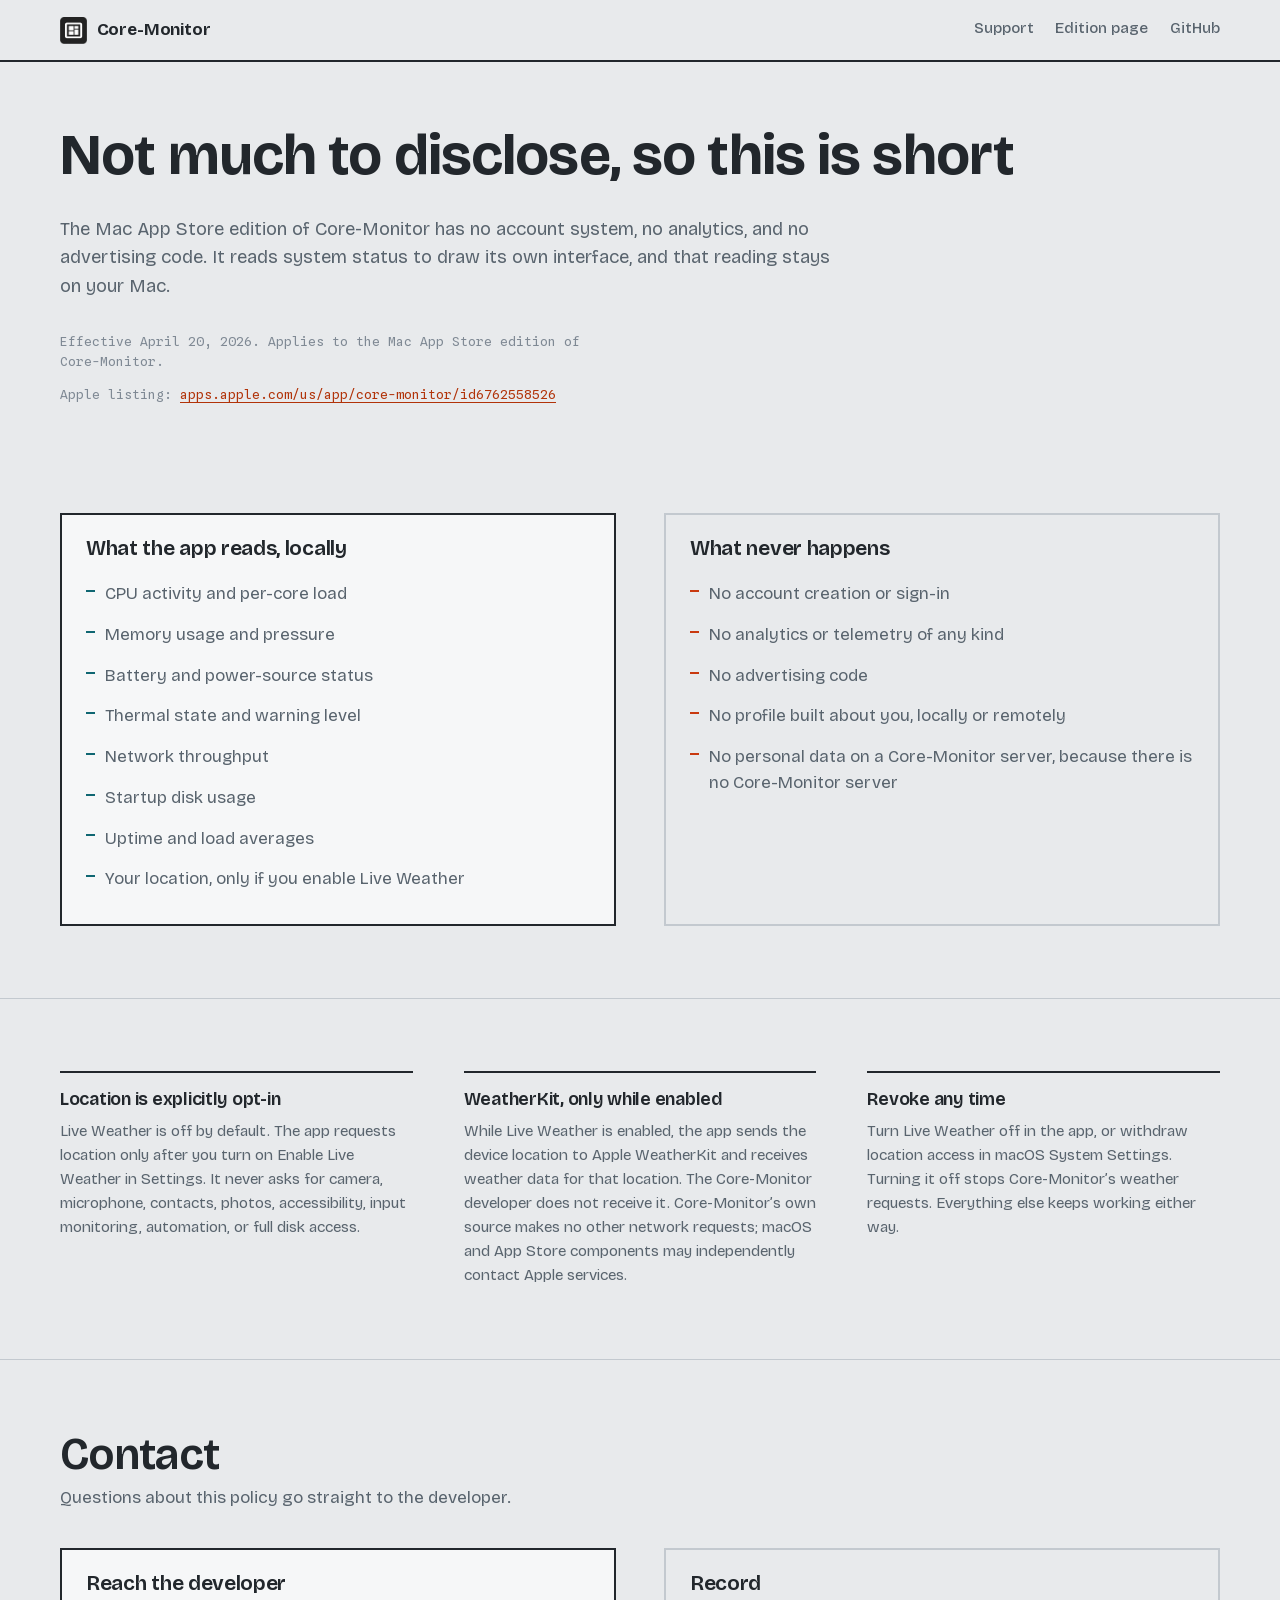
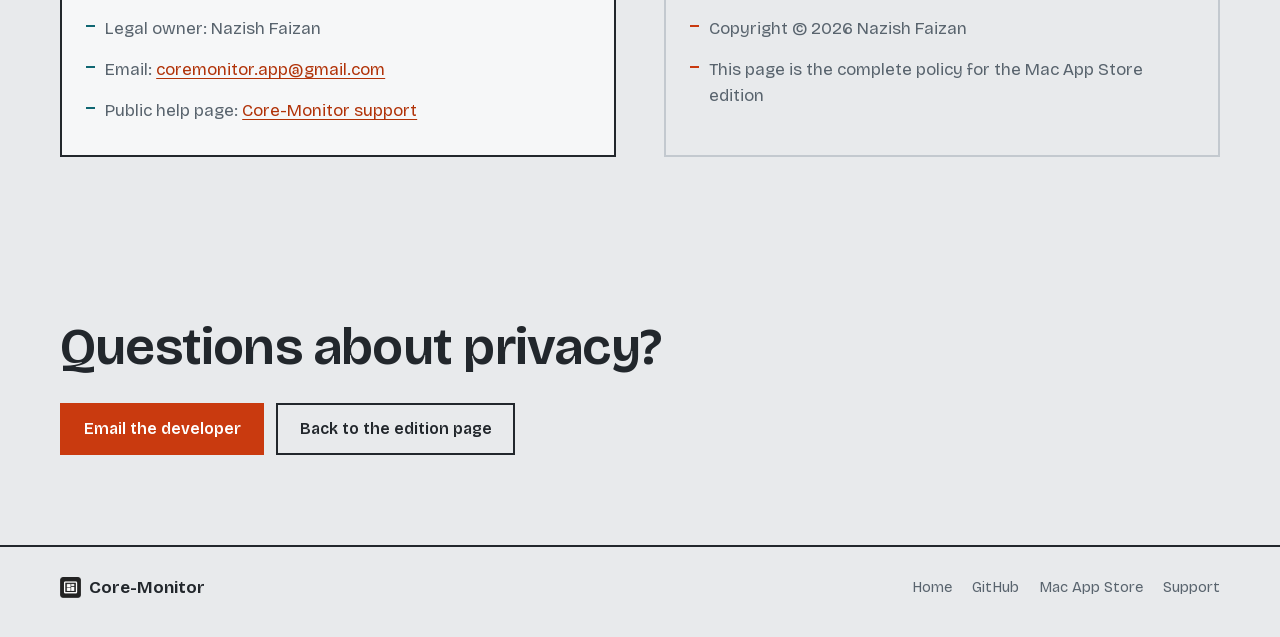
<file: docs/Mac-App-Store/privacy/index.html>
<!doctype html>
<html lang="en">
<head>
  <meta charset="utf-8">
  <meta name="viewport" content="width=device-width, initial-scale=1">
  <meta name="color-scheme" content="light dark">
  <title>Privacy Policy | Core-Monitor Mac App Store Edition</title>
  <meta name="description" content="Privacy policy for the Mac App Store edition of Core-Monitor. No account, no analytics, no advertising code. Location is used only for optional local weather.">
  <meta name="application-name" content="Core-Monitor">
  <meta name="apple-mobile-web-app-title" content="Core-Monitor">
  <meta name="robots" content="index,follow,max-image-preview:large">
  <meta name="theme-color" content="#e8eaec" media="(prefers-color-scheme: light)">
  <meta name="theme-color" content="#16191c" media="(prefers-color-scheme: dark)">
  <link rel="canonical" href="https://offyotto.github.io/Core-Monitor/Mac-App-Store/privacy/">
  <link rel="icon" href="../../favicon.ico?v=6" sizes="any">
  <link rel="icon" type="image/png" sizes="512x512" href="../../images/site/core-monitor-logo.png?v=6">
  <link rel="apple-touch-icon" href="../../images/site/core-monitor-logo.png?v=6">
  <meta property="og:site_name" content="Core-Monitor">
  <meta property="og:type" content="website">
  <meta property="og:title" content="Privacy Policy | Core-Monitor Mac App Store Edition">
  <meta property="og:description" content="No account, no analytics, no advertising code. Location is used only for optional local weather.">
  <meta property="og:url" content="https://offyotto.github.io/Core-Monitor/Mac-App-Store/privacy/">
  <meta property="og:image" content="https://offyotto.github.io/Core-Monitor/images/ui/mac-app-store/app-store-dashboard.png">
  <meta property="og:image:alt" content="Core-Monitor Mac App Store edition dashboard screenshot.">
  <meta name="twitter:card" content="summary_large_image">
  <meta name="twitter:title" content="Privacy Policy | Core-Monitor Mac App Store Edition">
  <meta name="twitter:description" content="Privacy policy for Core-Monitor on the Mac App Store.">
  <meta name="twitter:image" content="https://offyotto.github.io/Core-Monitor/images/ui/mac-app-store/app-store-dashboard.png">
  <link rel="preload" as="font" type="font/woff2" href="../../fonts/bricolage-grotesque-latin.woff2" crossorigin>
  <link rel="stylesheet" href="../../styles.css?v=20">
</head>
<body>
  <a class="skiplink" href="#main">Skip to content</a>

  <header class="topbar">
    <div class="shell topbar-inner">
      <a class="wordmark" href="../">
        <img src="../../images/site/core-monitor-logo.png?v=6" alt="" width="27" height="27">
        Core-Monitor
      </a>
      <nav class="site-menu" aria-label="Pages">
        <a href="../support/">Support</a>
        <a href="../">Edition page</a>
        <a href="https://github.com/offyotto/Core-Monitor">GitHub</a>
      </nav>
    </div>
  </header>

  <main id="main">
    <section class="shell page-lede">
      <h1>Not much to disclose, so this is short</h1>
      <p class="lede-sub">The Mac App Store edition of Core-Monitor has no account system, no analytics, and no advertising code. It reads system status to draw its own interface, and that reading stays on your Mac.</p>
      <p class="meta-line">Effective April 20, 2026. Applies to the Mac App Store edition of Core-Monitor.</p>
      <p class="meta-line">Apple listing: <a href="https://apps.apple.com/us/app/core-monitor/id6762558526?mt=12">apps.apple.com/us/app/core-monitor/id6762558526</a></p>
    </section>

    <section class="band">
      <div class="shell duo">
        <div class="tally">
          <h3>What the app reads, locally</h3>
          <ul>
            <li>CPU activity and per-core load</li>
            <li>Memory usage and pressure</li>
            <li>Battery and power-source status</li>
            <li>Thermal state and warning level</li>
            <li>Network throughput</li>
            <li>Startup disk usage</li>
            <li>Uptime and load averages</li>
            <li>Your location, only if you enable Live Weather</li>
          </ul>
        </div>
        <div class="tally is-out">
          <h3>What never happens</h3>
          <ul>
            <li>No account creation or sign-in</li>
            <li>No analytics or telemetry of any kind</li>
            <li>No advertising code</li>
            <li>No profile built about you, locally or remotely</li>
            <li>No personal data on a Core-Monitor server, because there is no Core-Monitor server</li>
          </ul>
        </div>
      </div>
    </section>

    <section class="band">
      <div class="shell trio">
        <article>
          <h3>Location is explicitly opt-in</h3>
          <p>Live Weather is off by default. The app requests location only after you turn on Enable Live Weather in Settings. It never asks for camera, microphone, contacts, photos, accessibility, input monitoring, automation, or full disk access.</p>
        </article>
        <article>
          <h3>WeatherKit, only while enabled</h3>
          <p>While Live Weather is enabled, the app sends the device location to Apple WeatherKit and receives weather data for that location. The Core-Monitor developer does not receive it. Core-Monitor&rsquo;s own source makes no other network requests; macOS and App Store components may independently contact Apple services.</p>
        </article>
        <article>
          <h3>Revoke any time</h3>
          <p>Turn Live Weather off in the app, or withdraw location access in macOS System Settings. Turning it off stops Core-Monitor&rsquo;s weather requests. Everything else keeps working either way.</p>
        </article>
      </div>
    </section>

    <section class="band">
      <div class="shell">
        <div class="band-head">
          <h2>Contact</h2>
          <p>Questions about this policy go straight to the developer.</p>
        </div>
        <div class="duo">
          <div class="tally">
            <h3>Reach the developer</h3>
            <ul>
              <li>Legal owner: Nazish Faizan</li>
              <li>Email: <a href="mailto:coremonitor.app@gmail.com">coremonitor.app@gmail.com</a></li>
              <li>Public help page: <a href="../support/">Core-Monitor support</a></li>
            </ul>
          </div>
          <div class="tally is-out">
            <h3>Record</h3>
            <ul>
              <li>Copyright &copy; 2026 Nazish Faizan</li>
              <li>This page is the complete policy for the Mac App Store edition</li>
            </ul>
          </div>
        </div>
      </div>
    </section>

    <section class="coda">
      <div class="shell">
        <h2>Questions about privacy?</h2>
        <div class="action-row">
          <a class="act act-heat" href="mailto:coremonitor.app@gmail.com">Email the developer</a>
          <a class="act act-line" href="../">Back to the edition page</a>
        </div>
      </div>
    </section>
  </main>

  <footer class="basefoot">
    <div class="shell basefoot-row">
      <p class="basefoot-brand"><img src="../../images/site/core-monitor-logo.png?v=6" alt="" width="21" height="21">Core-Monitor</p>
      <nav class="basefoot-nav" aria-label="Footer">
        <a href="../../">Home</a>
        <a href="https://github.com/offyotto/Core-Monitor">GitHub</a>
        <a href="../">Mac App Store</a>
        <a href="../support/">Support</a>
      </nav>
    </div>
  </footer>
</body>
</html>
</file>
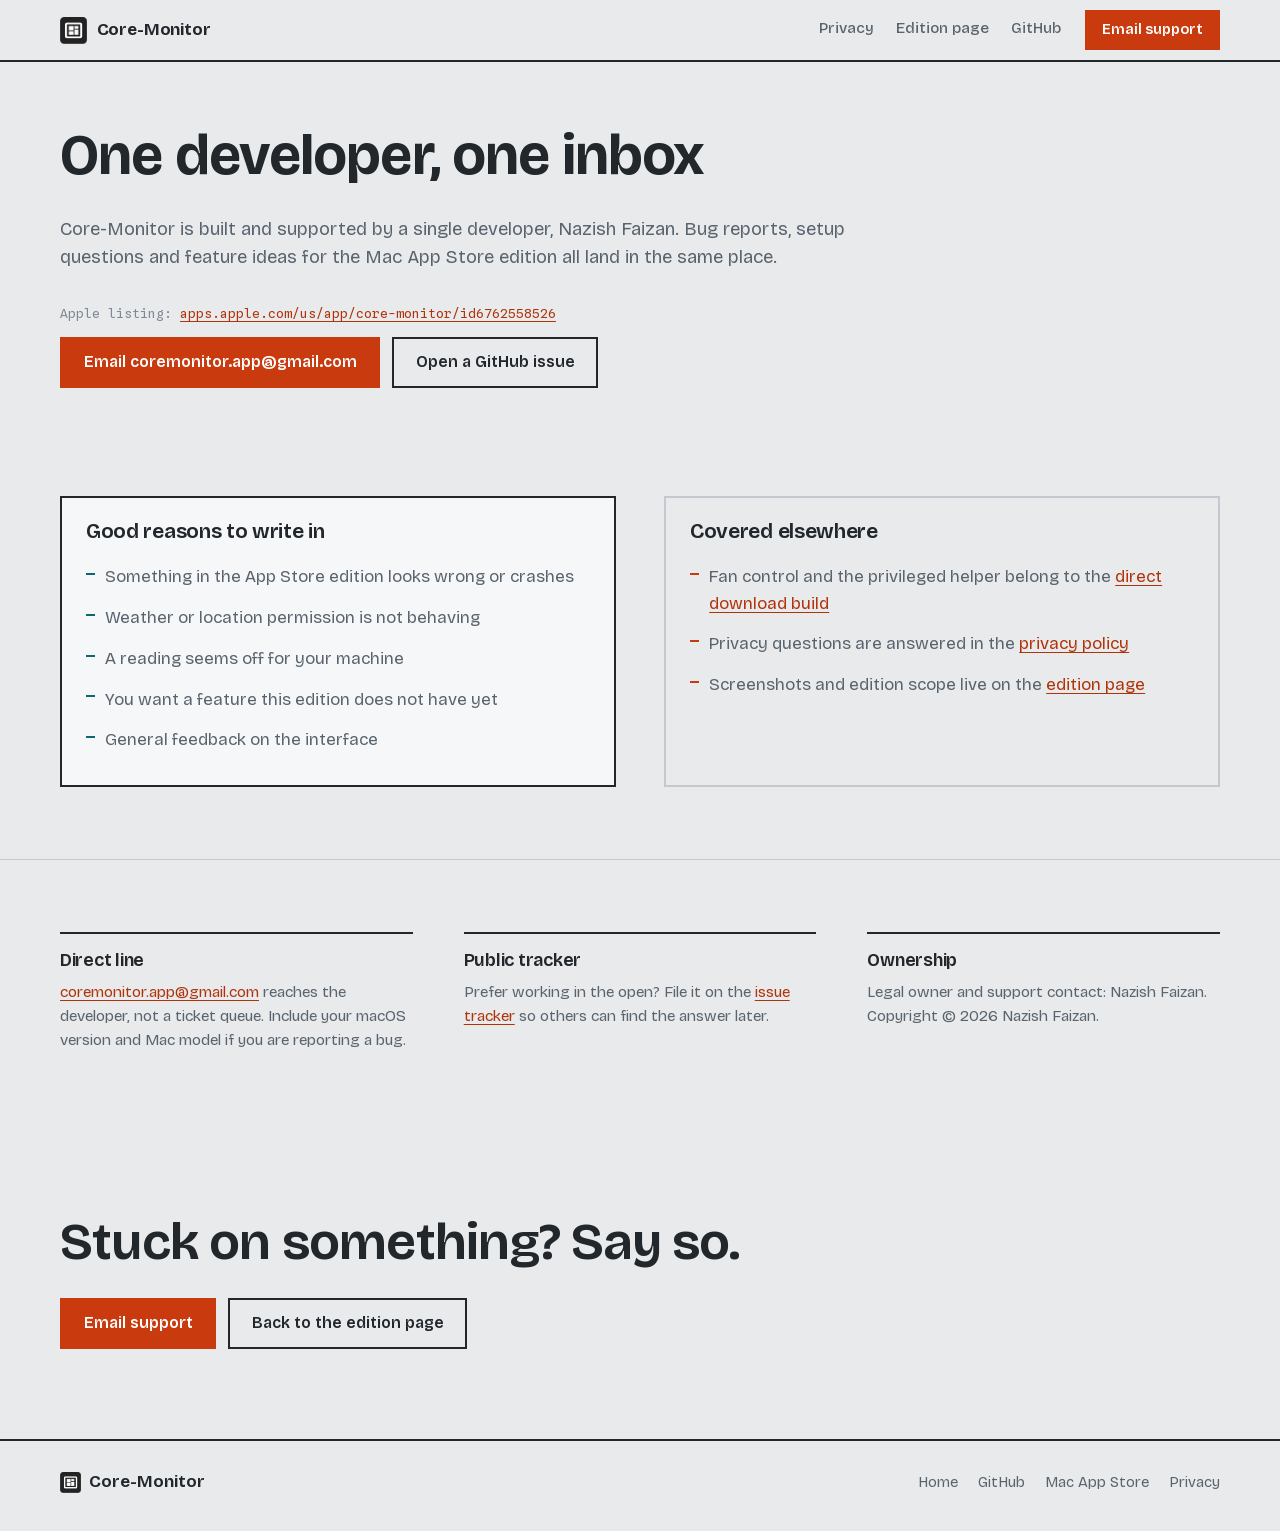
<file: docs/Mac-App-Store/support/index.html>
<!doctype html>
<html lang="en">
<head>
  <meta charset="utf-8">
  <meta name="viewport" content="width=device-width, initial-scale=1">
  <meta name="color-scheme" content="light dark">
  <title>Support | Core-Monitor Mac App Store Edition</title>
  <meta name="description" content="Support for the Mac App Store edition of Core-Monitor. Email the developer directly or open an issue on GitHub for bugs, questions and feature requests.">
  <meta name="application-name" content="Core-Monitor">
  <meta name="apple-mobile-web-app-title" content="Core-Monitor">
  <meta name="robots" content="index,follow,max-image-preview:large">
  <meta name="theme-color" content="#e8eaec" media="(prefers-color-scheme: light)">
  <meta name="theme-color" content="#16191c" media="(prefers-color-scheme: dark)">
  <link rel="canonical" href="https://offyotto.github.io/Core-Monitor/Mac-App-Store/support/">
  <link rel="icon" href="../../favicon.ico?v=6" sizes="any">
  <link rel="icon" type="image/png" sizes="512x512" href="../../images/site/core-monitor-logo.png?v=6">
  <link rel="apple-touch-icon" href="../../images/site/core-monitor-logo.png?v=6">
  <meta property="og:site_name" content="Core-Monitor">
  <meta property="og:type" content="website">
  <meta property="og:title" content="Support | Core-Monitor Mac App Store Edition">
  <meta property="og:description" content="Email the developer directly or open a GitHub issue for the Mac App Store edition of Core-Monitor.">
  <meta property="og:url" content="https://offyotto.github.io/Core-Monitor/Mac-App-Store/support/">
  <meta property="og:image" content="https://offyotto.github.io/Core-Monitor/images/ui/mac-app-store/app-store-dashboard.png">
  <meta property="og:image:alt" content="Core-Monitor Mac App Store edition dashboard screenshot.">
  <meta name="twitter:card" content="summary_large_image">
  <meta name="twitter:title" content="Support | Core-Monitor Mac App Store Edition">
  <meta name="twitter:description" content="Support for Core-Monitor on the Mac App Store.">
  <meta name="twitter:image" content="https://offyotto.github.io/Core-Monitor/images/ui/mac-app-store/app-store-dashboard.png">
  <link rel="preload" as="font" type="font/woff2" href="../../fonts/bricolage-grotesque-latin.woff2" crossorigin>
  <link rel="stylesheet" href="../../styles.css?v=20">
</head>
<body>
  <a class="skiplink" href="#main">Skip to content</a>

  <header class="topbar">
    <div class="shell topbar-inner">
      <a class="wordmark" href="../">
        <img src="../../images/site/core-monitor-logo.png?v=6" alt="" width="27" height="27">
        Core-Monitor
      </a>
      <nav class="site-menu" aria-label="Pages">
        <a href="../privacy/">Privacy</a>
        <a href="../">Edition page</a>
        <a href="https://github.com/offyotto/Core-Monitor">GitHub</a>
      </nav>
      <a class="act act-heat act-sm" href="mailto:coremonitor.app@gmail.com">Email support</a>
    </div>
  </header>

  <main id="main">
    <section class="shell page-lede">
      <h1>One developer, one inbox</h1>
      <p class="lede-sub">Core-Monitor is built and supported by a single developer, Nazish Faizan. Bug reports, setup questions and feature ideas for the Mac App Store edition all land in the same place.</p>
      <p class="meta-line">Apple listing: <a href="https://apps.apple.com/us/app/core-monitor/id6762558526?mt=12">apps.apple.com/us/app/core-monitor/id6762558526</a></p>
      <div class="action-row">
        <a class="act act-heat" href="mailto:coremonitor.app@gmail.com">Email coremonitor.app@gmail.com</a>
        <a class="act act-line" href="https://github.com/offyotto/core-monitor-app-store/issues">Open a GitHub issue</a>
      </div>
    </section>

    <section class="band">
      <div class="shell duo">
        <div class="tally">
          <h3>Good reasons to write in</h3>
          <ul>
            <li>Something in the App Store edition looks wrong or crashes</li>
            <li>Weather or location permission is not behaving</li>
            <li>A reading seems off for your machine</li>
            <li>You want a feature this edition does not have yet</li>
            <li>General feedback on the interface</li>
          </ul>
        </div>
        <div class="tally is-out">
          <h3>Covered elsewhere</h3>
          <ul>
            <li>Fan control and the privileged helper belong to the <a href="../../">direct download build</a></li>
            <li>Privacy questions are answered in the <a href="../privacy/">privacy policy</a></li>
            <li>Screenshots and edition scope live on the <a href="../">edition page</a></li>
          </ul>
        </div>
      </div>
    </section>

    <section class="band">
      <div class="shell trio">
        <article>
          <h3>Direct line</h3>
          <p><a href="mailto:coremonitor.app@gmail.com">coremonitor.app@gmail.com</a> reaches the developer, not a ticket queue. Include your macOS version and Mac model if you are reporting a bug.</p>
        </article>
        <article>
          <h3>Public tracker</h3>
          <p>Prefer working in the open? File it on the <a href="https://github.com/offyotto/core-monitor-app-store/issues">issue tracker</a> so others can find the answer later.</p>
        </article>
        <article>
          <h3>Ownership</h3>
          <p>Legal owner and support contact: Nazish Faizan. Copyright &copy; 2026 Nazish Faizan.</p>
        </article>
      </div>
    </section>

    <section class="coda">
      <div class="shell">
        <h2>Stuck on something? Say so.</h2>
        <div class="action-row">
          <a class="act act-heat" href="mailto:coremonitor.app@gmail.com">Email support</a>
          <a class="act act-line" href="../">Back to the edition page</a>
        </div>
      </div>
    </section>
  </main>

  <footer class="basefoot">
    <div class="shell basefoot-row">
      <p class="basefoot-brand"><img src="../../images/site/core-monitor-logo.png?v=6" alt="" width="21" height="21">Core-Monitor</p>
      <nav class="basefoot-nav" aria-label="Footer">
        <a href="../../">Home</a>
        <a href="https://github.com/offyotto/Core-Monitor">GitHub</a>
        <a href="../">Mac App Store</a>
        <a href="../privacy/">Privacy</a>
      </nav>
    </div>
  </footer>
</body>
</html>
</file>
<file: docs/styles.css>
/* ==========================================================================
   Core-Monitor site — "bench instrument"

   The site is styled as the thing it advertises: a precision instrument.
   Light brushed-aluminum ground, machined 2px rules, square shoulders.
   Two signal colors carry meaning rather than decoration:

     --heat  deep signal orange-red : temperature, primary actions
     --cool  coolant teal           : fans, cooling, "handed back to macOS"

   Type is Bricolage Grotesque (variable: optical size + weight), self-hosted
   so the same-origin CSP stays intact. Spline Sans Mono appears only where
   the content is genuinely a readout or a command.

   Every token lives below; the dark variant swaps the chassis at the end of
   the file. All motion respects prefers-reduced-motion.
   ========================================================================== */

@font-face {
  font-family: "Bricolage Grotesque";
  font-style: normal;
  font-weight: 200 800;
  font-stretch: 75% 100%;
  font-display: swap;
  src: url("fonts/bricolage-grotesque-latin.woff2") format("woff2");
}

@font-face {
  font-family: "Spline Sans Mono";
  font-style: normal;
  font-weight: 300 700;
  font-display: swap;
  src: url("fonts/spline-sans-mono-latin.woff2") format("woff2");
}

:root {
  --bench: #e8eaec;
  --plate: #f6f7f8;
  --plate-deep: #dde0e3;
  --ink: #22272c;
  --dim: #59646e;
  --faint: #7f8994;

  --rule: #c3c9cf;
  --rule-strong: #22272c;

  --heat: #c93a0f;          /* accent surfaces, strokes            */
  --heat-text: #b13309;     /* accent text on light chassis        */
  --heat-hot: #e04a1a;      /* hover / active                      */
  --heat-ink: #ffffff;      /* text on heat surfaces               */
  --heat-wash: rgba(201, 58, 15, 0.07);

  --cool: #0f6672;
  --cool-text: #0c5761;
  --cool-wash: rgba(15, 102, 114, 0.08);

  --anodized: #171b1e;      /* the one dark band (privacy)         */
  --anodized-plate: #21272b;
  --anodized-ink: #e8ebed;
  --anodized-dim: #9fa9b1;
  --anodized-rule: #363e44;

  --sans: "Bricolage Grotesque", "Avenir Next", "Trebuchet MS", sans-serif;
  --mono: "Spline Sans Mono", "Andale Mono", monospace;

  --measure: 66ch;
  --span: 1160px;
  --bar-h: 60px;

  color-scheme: light;
}

* { box-sizing: border-box; }

html {
  background: var(--bench);
  scroll-behavior: smooth;
  scroll-padding-top: calc(var(--bar-h) + 1.25rem);
}

body {
  margin: 0;
  background: var(--bench);
  color: var(--ink);
  font-family: var(--sans);
  font-size: 1.0625rem;
  font-weight: 400;
  line-height: 1.55;
  font-optical-sizing: auto;
  -webkit-font-smoothing: antialiased;
}

::selection { background: var(--heat); color: var(--heat-ink); }

a { color: var(--heat-text); text-underline-offset: 3px; }
a:hover { color: var(--heat-hot); }

:focus-visible {
  outline: 2.5px solid var(--heat);
  outline-offset: 2px;
}

img, video, svg { max-width: 100%; height: auto; display: block; }

p { margin: 0 0 1em; max-width: var(--measure); }
p:last-child { margin-bottom: 0; }

h1, h2, h3 {
  font-weight: 640;
  line-height: 1.06;
  letter-spacing: -0.015em;
  margin: 0 0 0.5em;
  text-wrap: balance;
}

h1 { font-size: clamp(2.7rem, 6.2vw, 4.6rem); font-weight: 700; }
h2 { font-size: clamp(1.9rem, 3.6vw, 2.75rem); }
h3 { font-size: 1.3rem; line-height: 1.2; }

.shell {
  width: min(var(--span), calc(100% - 2.75rem));
  margin-inline: auto;
}

.sr {
  position: absolute;
  width: 1px; height: 1px;
  overflow: hidden;
  clip-path: inset(50%);
  white-space: nowrap;
}

.skiplink {
  position: fixed;
  top: -100%;
  left: 1rem;
  z-index: 99;
  padding: 0.6rem 1rem;
  background: var(--ink);
  color: var(--bench);
  text-decoration: none;
}
.skiplink:focus { top: 0.5rem; color: var(--bench); }

/* ---------- top bar ------------------------------------------------------ */

.topbar {
  position: sticky;
  top: 0;
  z-index: 40;
  background: var(--bench);
  border-bottom: 2px solid var(--rule-strong);
}

.topbar-inner {
  display: flex;
  align-items: center;
  gap: 1.5rem;
  min-height: var(--bar-h);
}

.wordmark {
  display: flex;
  align-items: center;
  gap: 0.6rem;
  color: var(--ink);
  text-decoration: none;
  font-weight: 680;
  font-size: 1.08rem;
  letter-spacing: -0.01em;
  margin-right: auto;
}
.wordmark img { width: 27px; height: 27px; }

.site-menu {
  display: flex;
  gap: 1.35rem;
}
.site-menu a {
  color: var(--dim);
  text-decoration: none;
  font-size: 0.95rem;
  font-weight: 500;
  padding: 0.25rem 0;
  border-bottom: 2px solid transparent;
}
.site-menu a:hover { color: var(--ink); border-bottom-color: var(--heat); }

.menu-btn {
  display: none;
  border: 2px solid var(--rule-strong);
  background: none;
  color: var(--ink);
  font: inherit;
  font-size: 0.9rem;
  font-weight: 600;
  padding: 0.35rem 0.8rem;
  cursor: pointer;
}

/* ---------- actions ------------------------------------------------------ */

.action-row {
  display: flex;
  flex-wrap: wrap;
  gap: 0.75rem;
  align-items: center;
}

.act {
  display: inline-flex;
  align-items: center;
  justify-content: center;
  gap: 0.5rem;
  padding: 0.72rem 1.35rem;
  border: 2px solid var(--rule-strong);
  font: inherit;
  font-size: 0.98rem;
  font-weight: 620;
  text-decoration: none;
  color: var(--ink);
  background: none;
  cursor: pointer;
  transition: transform 140ms ease, background-color 140ms ease,
              color 140ms ease, border-color 140ms ease;
}
.act:hover { transform: translateY(-1.5px); color: var(--ink); }
.act:active { transform: translateY(0); }

.act-heat {
  background: var(--heat);
  border-color: var(--heat);
  color: var(--heat-ink);
}
.act-heat:hover { background: var(--heat-hot); border-color: var(--heat-hot); color: var(--heat-ink); }

.act-line:hover { border-color: var(--heat); }

.act-bare {
  border-color: transparent;
  color: var(--dim);
  text-decoration: underline;
  text-underline-offset: 4px;
}
.act-bare:hover { color: var(--heat-text); }

.act-sm { padding: 0.45rem 0.95rem; font-size: 0.9rem; }

/* ---------- hero --------------------------------------------------------- */

.hero {
  padding: clamp(3rem, 7vh, 5.5rem) 0 clamp(2.5rem, 5vh, 4rem);
}

.hero-grid {
  display: grid;
  grid-template-columns: minmax(0, 1fr);
  align-items: center;
}

.lede-sub {
  font-size: 1.15rem;
  color: var(--dim);
  margin: 1.4rem 0 2rem;
}

/* one orchestrated load moment: title, sub, and actions */
@media (prefers-reduced-motion: no-preference) {
  .rise {
    animation: rise 640ms cubic-bezier(0.2, 0.7, 0.2, 1) both;
  }
  .rise-2 { animation-delay: 90ms; }
  .rise-3 { animation-delay: 180ms; }
  @keyframes rise {
    from { opacity: 0; transform: translateY(18px); }
    to   { opacity: 1; transform: none; }
  }
}

/* ---------- framed screenshots ------------------------------------------- */

.bezel {
  margin: 0;
  border: 2px solid var(--rule-strong);
  background: var(--plate);
  padding: 0.6rem;
  box-shadow: 8px 8px 0 var(--plate-deep);
}
.bezel img { width: 100%; }
.bezel figcaption {
  padding: 0.55rem 0.25rem 0;
  font-size: 0.85rem;
  color: var(--dim);
}

.hero-shot { margin-top: clamp(2.5rem, 6vh, 4.5rem); }

/* ---------- bands (sections) --------------------------------------------- */

.band { padding: clamp(3rem, 8vh, 5.5rem) 0; }

.band-head { margin-bottom: 2.25rem; max-width: 46rem; }
.band-head h2 { margin-bottom: 0.4rem; }
.band-head p { color: var(--dim); font-size: 1.08rem; }

.band + .band { border-top: 1.5px solid var(--rule); }

/* ---------- filmstrip gallery -------------------------------------------- */

.strip-scroller {
  overflow-x: auto;
  overscroll-behavior-x: contain;
  scroll-snap-type: x proximity;
  padding-bottom: 0.9rem;
  /* let the strip bleed to the viewport edge on the right */
  margin-right: calc(50% - 50vw);
  padding-right: max(1.375rem, calc(50vw - var(--span) / 2));
  scrollbar-color: var(--rule-strong) transparent;
}

.strip {
  display: flex;
  gap: 1.1rem;
  width: max-content;
}

.shot {
  margin: 0;
  scroll-snap-align: start;
  width: min(74vw, 470px);
  flex: none;
}
.shot.is-narrow { width: min(58vw, 300px); }

.shot a { display: block; border: 2px solid var(--rule-strong); background: var(--plate); padding: 0.45rem; }
.shot a:hover { border-color: var(--heat); }
.shot img { width: 100%; }

.shot figcaption {
  display: flex;
  justify-content: space-between;
  gap: 0.75rem;
  padding-top: 0.5rem;
  font-size: 0.88rem;
  color: var(--dim);
}
.shot figcaption b { color: var(--ink); font-weight: 620; }

.strip-hint {
  font-family: var(--mono);
  font-size: 0.72rem;
  color: var(--faint);
  margin-top: 0.25rem;
}

/* ---------- cooling / fan curve ------------------------------------------ */

.cooling-grid {
  display: grid;
  grid-template-columns: minmax(0, 5fr) minmax(0, 6fr);
  gap: clamp(2rem, 5vw, 4rem);
  align-items: start;
}

.fan-points { margin: 1.75rem 0 0; }
.fan-points > div {
  padding: 0.9rem 0;
  border-top: 1.5px solid var(--rule);
}
.fan-points dt { font-weight: 640; margin-bottom: 0.15rem; }
.fan-points dd { margin: 0; color: var(--dim); max-width: 52ch; }

.curvebox {
  border: 2px solid var(--rule-strong);
  background: var(--plate);
  box-shadow: 8px 8px 0 var(--plate-deep);
  padding: 1.1rem 1.1rem 0.75rem;
}

.curvebox svg { width: 100%; height: auto; }

.curve-grid line { stroke: var(--plate-deep); stroke-width: 1; }
.curve-axis { font-family: var(--mono); font-size: 11px; fill: var(--faint); }

.curve-line {
  fill: none;
  stroke: var(--cool);
  stroke-width: 3;
  stroke-linecap: round;
}

.curve-node { fill: var(--plate); stroke: var(--cool); stroke-width: 2.5; }

.curve-op { fill: var(--heat); }
.curve-op-ring { fill: none; stroke: var(--heat); stroke-width: 2; opacity: 0; }

/* drawn when scrolled into view */
@media (prefers-reduced-motion: no-preference) {
  .curve-line {
    stroke-dasharray: 620;
    stroke-dashoffset: 620;
  }
  .curve-node, .curve-op { opacity: 0; transition: opacity 300ms ease; }

  .is-drawn .curve-line {
    transition: stroke-dashoffset 1400ms cubic-bezier(0.4, 0, 0.2, 1);
    stroke-dashoffset: 0;
  }
  .is-drawn .curve-node { opacity: 1; transition-delay: 1100ms; }
  .is-drawn .curve-op   { opacity: 1; transition-delay: 1350ms; }
  .is-drawn .curve-op-ring { animation: op-pulse 2600ms ease-out 1600ms infinite; }

  @keyframes op-pulse {
    0%   { opacity: 0.9; transform: scale(1); }
    70%  { opacity: 0;   transform: scale(2.1); }
    100% { opacity: 0; }
  }
  .curve-op-ring { transform-origin: center; transform-box: fill-box; }
}

.curve-caption {
  margin-top: 0.6rem;
  font-family: var(--mono);
  font-size: 0.72rem;
  color: var(--dim);
}

/* ---------- field log (use cases) ---------------------------------------- */

.log {
  display: grid;
  grid-template-columns: 1fr 1fr;
  gap: 0 clamp(2rem, 5vw, 4.5rem);
  margin: 0;
  padding: 0;
  list-style: none;
}

.log li {
  padding: 1.15rem 0 1.25rem;
  border-top: 1.5px solid var(--rule);
}

.log h3 {
  font-size: 1.12rem;
  margin-bottom: 0.25rem;
  padding-left: 1.15rem;
  position: relative;
}
.log h3::before {
  content: "";
  position: absolute;
  left: 0;
  top: 0.32em;
  width: 0.55em;
  height: 0.55em;
  background: var(--heat);
}
.log li.is-cool h3::before { background: var(--cool); }

.log p { color: var(--dim); padding-left: 1.15rem; max-width: 48ch; }

/* ---------- touch bar ----------------------------------------------------- */

.reel-grid {
  display: grid;
  grid-template-columns: minmax(0, 7fr) minmax(0, 4fr);
  gap: clamp(2rem, 5vw, 4rem);
  align-items: center;
}

.reel-note h3 { margin-bottom: 0.3rem; }
.reel-note p { color: var(--dim); }

/* ---------- privacy: the anodized band ------------------------------------ */

.anodized {
  background: var(--anodized);
  color: var(--anodized-ink);
  padding: clamp(3.5rem, 9vh, 6.5rem) 0;
  border-top: 2px solid var(--rule-strong);
  border-bottom: 2px solid var(--rule-strong);
}

.anodized h2 {
  font-size: clamp(2.2rem, 4.5vw, 3.4rem);
  max-width: 15em;
}

.anodized-grid {
  display: grid;
  grid-template-columns: minmax(0, 6fr) minmax(0, 5fr);
  gap: clamp(2rem, 5vw, 4.5rem);
  align-items: start;
}

.anodized-copy p { color: var(--anodized-dim); }
.anodized-copy a { color: var(--anodized-ink); }

.readouts {
  margin: 0;
  border: 1.5px solid var(--anodized-rule);
  background: var(--anodized-plate);
  font-family: var(--mono);
  font-size: 0.85rem;
}
.readouts > div {
  display: flex;
  justify-content: space-between;
  gap: 1.5rem;
  padding: 0.7rem 1rem;
}
.readouts > div + div { border-top: 1.5px solid var(--anodized-rule); }
.readouts dt { color: var(--anodized-dim); }
.readouts dd { margin: 0; color: var(--anodized-ink); font-weight: 500; }
.readouts dd.ok { color: #7fd6c2; }

.anodized-foot {
  margin-top: 1.5rem;
  font-size: 0.9rem;
  color: var(--anodized-dim);
  max-width: 52ch;
}

/* ---------- compare table -------------------------------------------------- */

.matrix-scroll { overflow-x: auto; }

.matrix {
  width: 100%;
  border-collapse: collapse;
  font-size: 0.98rem;
}
.matrix caption {
  caption-side: bottom;
  text-align: left;
  padding-top: 0.75rem;
  font-size: 0.85rem;
  color: var(--faint);
}
.matrix th, .matrix td {
  text-align: left;
  vertical-align: top;
  padding: 0.85rem 1.25rem 0.85rem 0;
  border-top: 1.5px solid var(--rule);
  min-width: 11rem;
}
.matrix thead th {
  border-top: 0;
  font-size: 0.85rem;
  font-weight: 620;
  color: var(--faint);
  padding-top: 0;
}
.matrix tbody th { font-weight: 660; white-space: nowrap; }
.matrix td:last-child { color: var(--dim); }
.matrix tbody tr:first-child th,
.matrix tbody tr:first-child td { border-top: 2px solid var(--rule-strong); }

/* ---------- install ways --------------------------------------------------- */

.ways { border-top: 2px solid var(--rule-strong); }

.way {
  display: grid;
  grid-template-columns: minmax(0, 4fr) minmax(0, 7fr);
  gap: 1rem clamp(1.5rem, 4vw, 3.5rem);
  padding: 1.9rem 0;
  border-bottom: 1.5px solid var(--rule);
}

.way h3 { margin-bottom: 0.3rem; }
.way-blurb { color: var(--dim); margin-bottom: 1.1rem; max-width: 56ch; }

.command {
  margin: 0 0 1rem;
  padding: 1rem 1.15rem;
  background: var(--anodized);
  color: var(--anodized-ink);
  font-family: var(--mono);
  font-size: 0.86rem;
  line-height: 1.6;
  overflow-x: auto;
  white-space: pre;
}

.copy-act[data-state="done"] {
  background: var(--cool);
  border-color: var(--cool);
  color: #fff;
}
.copy-act[data-state="failed"] { border-color: var(--heat); color: var(--heat-text); }

/* ---------- FAQ ------------------------------------------------------------ */

.qa { max-width: 54rem; }

.qa-item { border-top: 1.5px solid var(--rule); }
.qa-item:last-child { border-bottom: 1.5px solid var(--rule); }

.qa-item summary {
  list-style: none;
  cursor: pointer;
  display: flex;
  justify-content: space-between;
  align-items: baseline;
  gap: 1.5rem;
  padding: 1.05rem 0.25rem;
  font-size: 1.12rem;
  font-weight: 640;
}
.qa-item summary::-webkit-details-marker { display: none; }
.qa-item summary:hover { color: var(--heat-text); }

.qa-mark {
  flex: none;
  font-family: var(--mono);
  font-weight: 400;
  color: var(--heat-text);
  transition: rotate 240ms ease;
}
.qa-item[open] .qa-mark { rotate: 45deg; }

.qa-item p {
  padding: 0 0.25rem 1.25rem;
  color: var(--dim);
  max-width: 60ch;
}

/* smooth open where the platform supports it */
@media (prefers-reduced-motion: no-preference) {
  .qa-item::details-content {
    opacity: 0;
    block-size: 0;
    overflow-y: clip;
    transition: content-visibility 300ms allow-discrete,
                opacity 300ms ease, block-size 300ms ease;
  }
  .qa-item[open]::details-content {
    opacity: 1;
    block-size: auto;
    block-size: calc-size(auto, size);
  }
}

/* ---------- coda ------------------------------------------------------------ */

.coda { padding: clamp(4rem, 10vh, 7rem) 0; text-align: left; }
.coda h2 { font-size: clamp(2.1rem, 4.4vw, 3.3rem); max-width: 18em; }
.coda .action-row { margin-top: 1.75rem; }

/* ---------- footer ----------------------------------------------------------- */

.basefoot {
  border-top: 2px solid var(--rule-strong);
  padding: 1.75rem 0 2.25rem;
}

.basefoot-row {
  display: flex;
  flex-wrap: wrap;
  gap: 1rem 2rem;
  align-items: center;
  justify-content: space-between;
}

.basefoot-brand {
  display: flex;
  align-items: center;
  gap: 0.5rem;
  margin: 0;
  font-weight: 660;
}
.basefoot-brand img { width: 21px; height: 21px; }

.basefoot-nav { display: flex; flex-wrap: wrap; gap: 1.25rem; }
.basefoot-nav a { color: var(--dim); text-decoration: none; font-size: 0.92rem; }
.basefoot-nav a:hover { color: var(--heat-text); }

.basefoot-legal {
  margin-top: 1rem;
  font-size: 0.82rem;
  color: var(--faint);
}
.basefoot-legal a { color: inherit; }

/* ---------- interior pages (Mac App Store, 404) ------------------------------ */

.page-lede { padding: clamp(3rem, 7vh, 5rem) 0 clamp(2rem, 4vh, 3rem); }
.page-lede h1 { font-size: clamp(2.2rem, 5vw, 3.6rem); max-width: 20em; }
.page-lede .lede-sub { max-width: var(--measure); }

.meta-line {
  font-family: var(--mono);
  font-size: 0.8rem;
  color: var(--faint);
}

.duo {
  display: grid;
  grid-template-columns: 1fr 1fr;
  gap: clamp(1.5rem, 4vw, 3rem);
}

.tally {
  border: 2px solid var(--rule-strong);
  background: var(--plate);
  padding: 1.4rem 1.5rem 1.5rem;
}
.tally.is-out { background: none; border-color: var(--rule); }
.tally h3 { margin-bottom: 0.75rem; }
.tally ul { margin: 0; padding: 0; list-style: none; }
.tally li {
  padding: 0.45rem 0 0.45rem 1.2rem;
  position: relative;
  color: var(--dim);
}
.tally li::before {
  content: "";
  position: absolute;
  left: 0;
  top: 0.95em;
  width: 0.5em;
  height: 2px;
  background: var(--cool);
}
.tally.is-out li::before { background: var(--heat); }

.trio {
  display: grid;
  grid-template-columns: repeat(3, 1fr);
  gap: 0 clamp(1.75rem, 4vw, 3.5rem);
}
.trio > article { border-top: 2px solid var(--rule-strong); padding-top: 1rem; }
.trio h3 { font-size: 1.1rem; }
.trio p { color: var(--dim); font-size: 0.97rem; }

.lost { padding: clamp(4rem, 14vh, 9rem) 0; }
.lost h1 {
  font-family: var(--mono);
  font-weight: 500;
  font-size: clamp(4rem, 14vw, 9rem);
  letter-spacing: 0.02em;
  margin-bottom: 0.2em;
}
.lost .flatline { max-width: 30rem; margin-bottom: 1.5rem; }
.lost .flatline polyline { fill: none; stroke: var(--heat); stroke-width: 2.5; }
.lost p { color: var(--dim); }

/* ---------- responsive -------------------------------------------------------- */

@media (max-width: 960px) {
  .hero-grid, .cooling-grid, .reel-grid, .anodized-grid { grid-template-columns: 1fr; }
  .way { grid-template-columns: 1fr; padding: 1.5rem 0; }
  .trio { grid-template-columns: 1fr; }
  .trio > article { padding-bottom: 0.75rem; }
}

@media (max-width: 760px) {
  .site-menu {
    display: none;
    position: absolute;
    top: 100%;
    left: 0;
    right: 0;
    flex-direction: column;
    gap: 0;
    background: var(--bench);
    border-bottom: 2px solid var(--rule-strong);
    padding: 0.5rem 1.375rem 1rem;
  }
  .site-menu.is-open { display: flex; }
  .site-menu a { padding: 0.65rem 0; border-bottom: 1.5px solid var(--rule); }
  .menu-btn { display: block; }
  .topbar .act { display: none; }

  .log, .duo { grid-template-columns: 1fr; }
}

@media (prefers-reduced-motion: reduce) {
  html { scroll-behavior: auto; }
  .act, .qa-mark { transition: none; }
}

/* ---------- dark chassis -------------------------------------------------------- */

@media (prefers-color-scheme: dark) {
  :root {
    --bench: #16191c;
    --plate: #1e2226;
    --plate-deep: #0e1113;
    --ink: #e7eaec;
    --dim: #a2abb3;
    --faint: #79838c;

    --rule: #343b41;
    --rule-strong: #e7eaec;

    --heat-text: #ff7a4d;
    --heat-hot: #e85a28;
    --heat-wash: rgba(255, 122, 77, 0.08);

    --cool-text: #5fbcc9;
    --cool-wash: rgba(95, 188, 201, 0.08);

    --anodized: #0b0e10;
    --anodized-plate: #15191c;
    --anodized-rule: #2c3338;

    color-scheme: dark;
  }

  .skiplink { background: var(--plate); color: var(--ink); }
  ::selection { background: var(--heat); color: #fff; }
}
</file>
